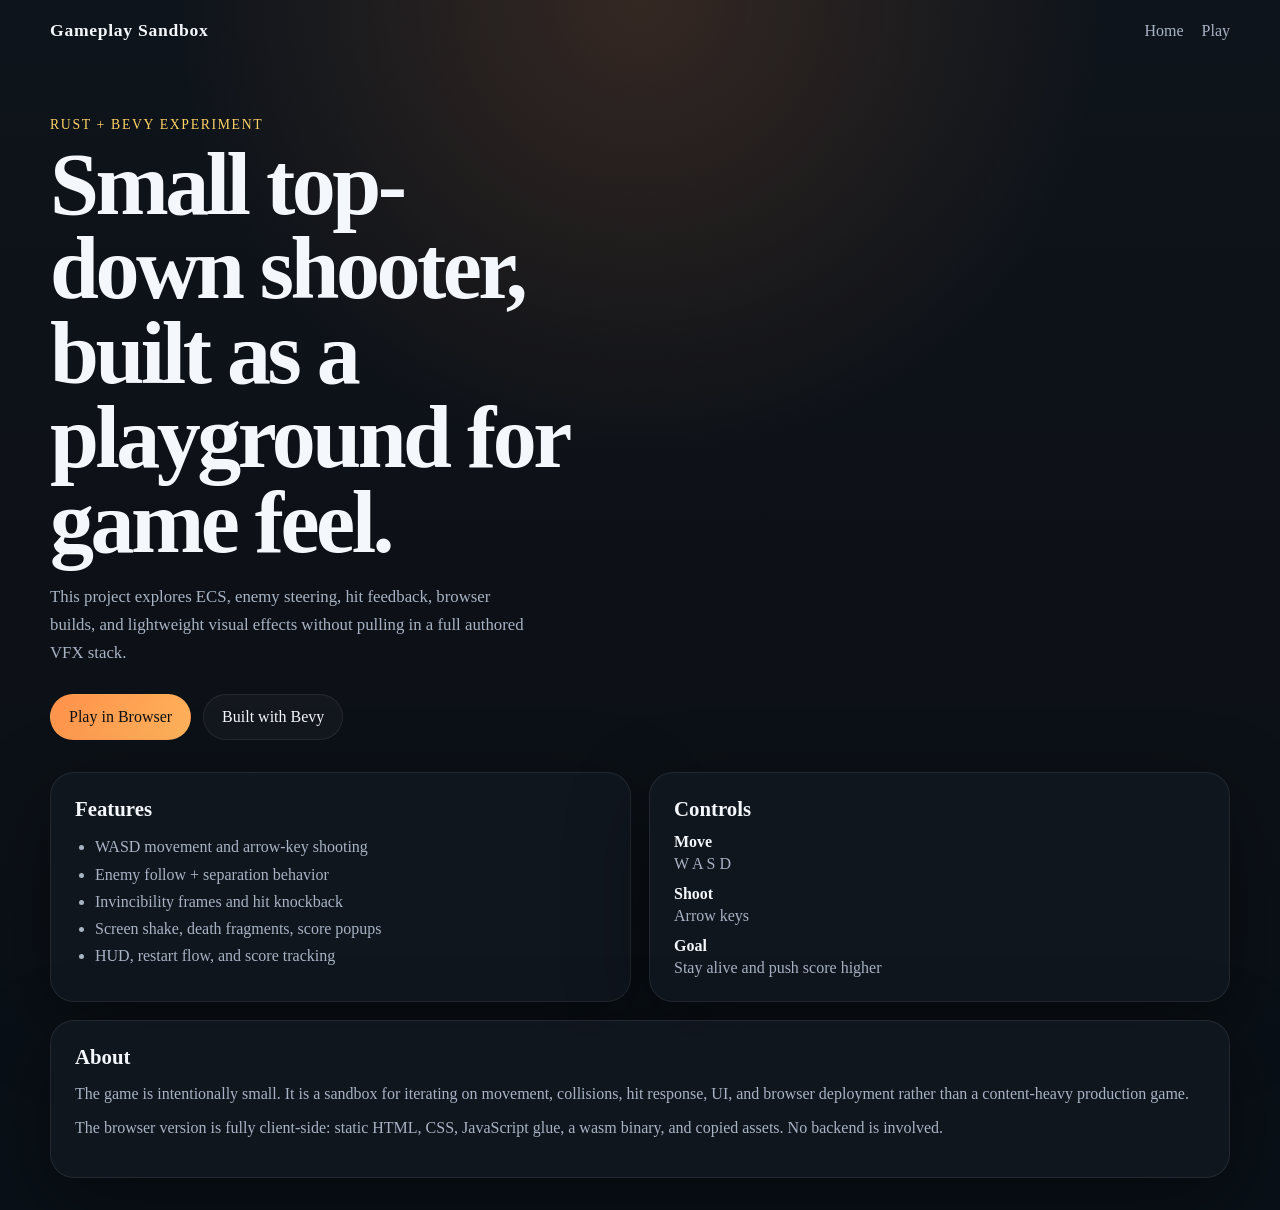
<file: web/index.html>
<!doctype html>
<html lang="en">
  <head>
    <meta charset="utf-8" />
    <meta name="viewport" content="width=device-width, initial-scale=1, viewport-fit=cover" />
    <title>Gameplay Sandbox</title>
    <link rel="stylesheet" href="./style.css" />
  </head>
  <body class="site-shell">
    <header class="topbar">
      <a class="brand" href="./index.html">Gameplay Sandbox</a>
      <nav class="nav">
        <a href="./index.html">Home</a>
        <a href="./play.html">Play</a>
      </nav>
    </header>

    <main class="landing">
      <section class="hero">
        <p class="eyebrow">Rust + Bevy experiment</p>
        <h1>Small top-down shooter, built as a playground for game feel.</h1>
        <p class="hero-copy">
          This project explores ECS, enemy steering, hit feedback, browser builds, and lightweight
          visual effects without pulling in a full authored VFX stack.
        </p>
        <div class="hero-actions">
          <a class="button button-primary" href="./play.html">Play in Browser</a>
          <a class="button button-secondary" href="https://bevyengine.org/">Built with Bevy</a>
        </div>
      </section>

      <section class="panel-grid">
        <article class="panel">
          <h2>Features</h2>
          <ul class="feature-list">
            <li>WASD movement and arrow-key shooting</li>
            <li>Enemy follow + separation behavior</li>
            <li>Invincibility frames and hit knockback</li>
            <li>Screen shake, death fragments, score popups</li>
            <li>HUD, restart flow, and score tracking</li>
          </ul>
        </article>

        <article class="panel">
          <h2>Controls</h2>
          <dl class="controls">
            <div>
              <dt>Move</dt>
              <dd>W A S D</dd>
            </div>
            <div>
              <dt>Shoot</dt>
              <dd>Arrow keys</dd>
            </div>
            <div>
              <dt>Goal</dt>
              <dd>Stay alive and push score higher</dd>
            </div>
          </dl>
        </article>

        <article class="panel panel-wide">
          <h2>About</h2>
          <p>
            The game is intentionally small. It is a sandbox for iterating on movement, collisions,
            hit response, UI, and browser deployment rather than a content-heavy production game.
          </p>
          <p>
            The browser version is fully client-side: static HTML, CSS, JavaScript glue, a wasm
            binary, and copied assets. No backend is involved.
          </p>
        </article>
      </section>
    </main>
  </body>
</html>
</file>
<file: web/style.css>
:root {
  color-scheme: dark;
  --bg: #0d1117;
  --bg-elevated: #141b23;
  --bg-panel: rgba(18, 24, 33, 0.84);
  --border: rgba(255, 255, 255, 0.08);
  --text: #f4f7fb;
  --muted: #a8b3c4;
  --accent: #ff904a;
  --accent-2: #ffd364;
  --shadow: 0 24px 80px rgba(0, 0, 0, 0.38);
  --max-width: 1180px;
}

* {
  box-sizing: border-box;
}

html,
body {
  margin: 0;
  min-height: 100%;
  background:
    radial-gradient(circle at top, rgba(255, 144, 74, 0.16), transparent 34%),
    linear-gradient(180deg, #0e141b 0%, var(--bg) 48%, #091017 100%);
  color: var(--text);
  font-family:
    "Iowan Old Style", "Palatino Linotype", "Book Antiqua", Palatino, Georgia, serif;
}

a {
  color: inherit;
  text-decoration: none;
}

.site-shell {
  min-height: 100vh;
}

.topbar {
  width: min(var(--max-width), calc(100% - 32px));
  margin: 0 auto;
  padding: 20px 0;
  display: flex;
  align-items: center;
  justify-content: space-between;
  gap: 24px;
}

.brand {
  font-size: 1.1rem;
  font-weight: 600;
  letter-spacing: 0.04em;
}

.nav {
  display: flex;
  gap: 18px;
  color: var(--muted);
}

.nav a:hover,
.brand:hover {
  color: var(--text);
}

.landing,
.game-page {
  width: min(var(--max-width), calc(100% - 32px));
  margin: 0 auto;
  padding-bottom: 32px;
}

.hero {
  padding: 56px 0 32px;
}

.eyebrow {
  margin: 0 0 10px;
  color: var(--accent-2);
  font-size: 0.86rem;
  letter-spacing: 0.12em;
  text-transform: uppercase;
}

.hero h1,
.game-sidebar h1 {
  margin: 0;
  max-width: 12ch;
  font-size: clamp(2.7rem, 8vw, 5.5rem);
  line-height: 0.96;
  letter-spacing: -0.04em;
}

.hero-copy,
.game-sidebar p,
.panel p,
.controls dd,
.feature-list {
  color: var(--muted);
}

.hero-copy {
  max-width: 58ch;
  margin: 18px 0 0;
  font-size: 1.05rem;
  line-height: 1.65;
}

.hero-actions {
  display: flex;
  flex-wrap: wrap;
  gap: 12px;
  margin-top: 28px;
}

.button {
  display: inline-flex;
  align-items: center;
  justify-content: center;
  min-height: 46px;
  padding: 0 18px;
  border-radius: 999px;
  border: 1px solid var(--border);
  transition:
    transform 120ms ease,
    border-color 120ms ease,
    background 120ms ease;
}

.button:hover {
  transform: translateY(-1px);
}

.button-primary {
  background: linear-gradient(135deg, var(--accent), #ffb55c);
  color: #111;
  border-color: transparent;
}

.button-secondary {
  background: rgba(255, 255, 255, 0.03);
}

.panel-grid {
  display: grid;
  grid-template-columns: repeat(2, minmax(0, 1fr));
  gap: 18px;
}

.panel,
.game-stage {
  background: var(--bg-panel);
  border: 1px solid var(--border);
  border-radius: 24px;
  box-shadow: var(--shadow);
  backdrop-filter: blur(12px);
}

.panel {
  padding: 24px;
}

.panel h2 {
  margin: 0 0 12px;
  font-size: 1.3rem;
}

.panel-wide {
  grid-column: 1 / -1;
}

.feature-list {
  margin: 0;
  padding-left: 20px;
  line-height: 1.7;
}

.controls {
  display: grid;
  gap: 12px;
  margin: 0;
}

.controls dt {
  color: var(--text);
  font-weight: 600;
}

.controls dd {
  margin: 4px 0 0;
}

.site-shell-game {
  overflow: hidden;
}

.game-page {
  display: grid;
  grid-template-columns: 320px minmax(0, 1fr);
  gap: 18px;
  min-height: calc(100vh - 84px);
  padding-bottom: 20px;
}

.game-sidebar {
  align-self: start;
}

.game-sidebar h1 {
  max-width: none;
  font-size: clamp(2.2rem, 5vw, 3.6rem);
}

.game-stage {
  min-height: 0;
  overflow: hidden;
}

#bevy {
  width: 100%;
  height: 100%;
  display: block;
  outline: none;
}

@media (max-width: 900px) {
  .panel-grid,
  .game-page {
    grid-template-columns: 1fr;
  }

  .hero {
    padding-top: 28px;
  }

  .game-page {
    min-height: auto;
  }

  .game-stage {
    min-height: 68vh;
  }
}
</file>
